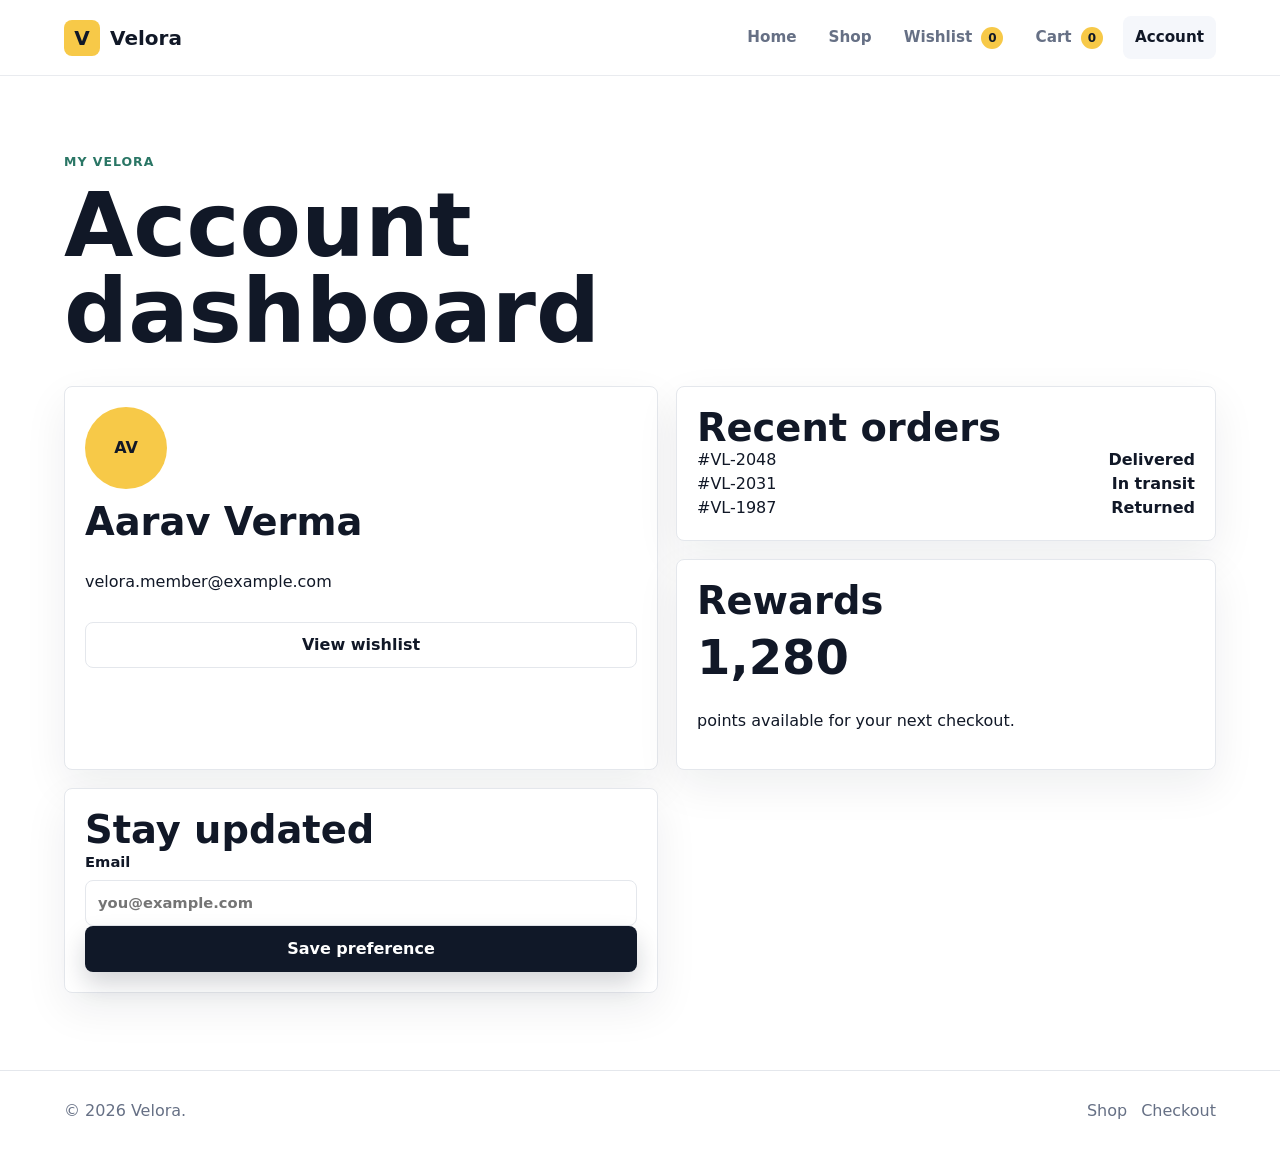
<file: account.html>
<!doctype html>
<html lang="en">
<head>
  <meta charset="utf-8">
  <meta name="viewport" content="width=device-width, initial-scale=1">
  <title>Account | Velora</title>
  <meta name="description" content="Customer account page with profile, orders, and rewards.">
  <link rel="icon" href="assets/favicon.svg" type="image/svg+xml">
  <link rel="stylesheet" href="assets/styles.css">
</head>
<body data-page="account">
  <header class="site-header">
    <a class="brand" href="index.html"><span>V</span>Velora</a>
    <button class="nav-toggle" type="button" aria-label="Open menu" aria-expanded="false">☰</button>
    <nav class="main-nav" aria-label="Primary navigation">
      <a href="index.html">Home</a>
      <a href="shop.html">Shop</a>
      <a href="wishlist.html">Wishlist <strong data-wishlist-count>0</strong></a>
      <a href="cart.html">Cart <strong data-cart-count>0</strong></a>
      <a href="account.html">Account</a>
    </nav>
  </header>
  <main class="page-shell">
    <section class="page-hero">
      <p class="eyebrow">My Velora</p>
      <h1>Account dashboard</h1>
    </section>
    <section class="account-grid">
      <div class="account-card profile-card">
        <div class="avatar">AV</div>
        <h2>Aarav Verma</h2>
        <p>velora.member@example.com</p>
        <a class="btn ghost full" href="wishlist.html">View wishlist</a>
      </div>
      <div class="account-card">
        <h2>Recent orders</h2>
        <div class="order-row"><span>#VL-2048</span><strong>Delivered</strong></div>
        <div class="order-row"><span>#VL-2031</span><strong>In transit</strong></div>
        <div class="order-row"><span>#VL-1987</span><strong>Returned</strong></div>
      </div>
      <div class="account-card">
        <h2>Rewards</h2>
        <p class="reward-number">1,280</p>
        <p>points available for your next checkout.</p>
      </div>
      <form class="account-card newsletter-form">
        <h2>Stay updated</h2>
        <label>Email<input type="email" placeholder="you@example.com"></label>
        <button class="btn primary full" type="submit">Save preference</button>
      </form>
    </section>
  </main>
  <footer class="site-footer">
    <p>© 2026 Velora.</p>
    <div><a href="shop.html">Shop</a><a href="checkout.html">Checkout</a></div>
  </footer>
  <script src="assets/app.js"></script>
</body>
</html>
</file>
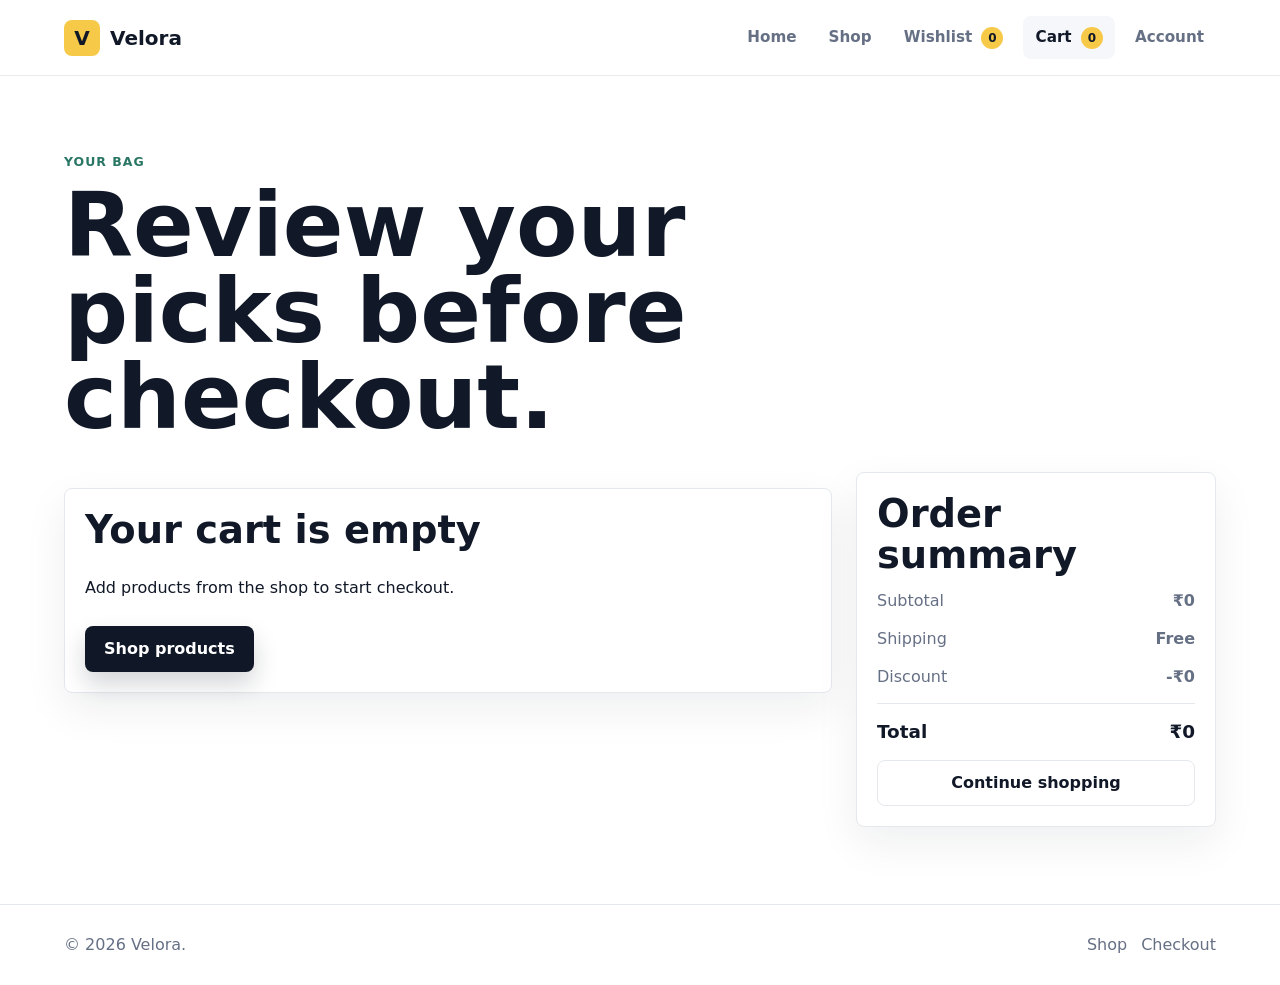
<file: cart.html>
<!doctype html>
<html lang="en">
<head>
  <meta charset="utf-8">
  <meta name="viewport" content="width=device-width, initial-scale=1">
  <title>Cart | Velora</title>
  <meta name="description" content="Shopping cart with quantity controls and order summary.">
  <link rel="icon" href="assets/favicon.svg" type="image/svg+xml">
  <link rel="stylesheet" href="assets/styles.css">
</head>
<body data-page="cart">
  <header class="site-header">
    <a class="brand" href="index.html"><span>V</span>Velora</a>
    <button class="nav-toggle" type="button" aria-label="Open menu" aria-expanded="false">☰</button>
    <nav class="main-nav" aria-label="Primary navigation">
      <a href="index.html">Home</a>
      <a href="shop.html">Shop</a>
      <a href="wishlist.html">Wishlist <strong data-wishlist-count>0</strong></a>
      <a href="cart.html">Cart <strong data-cart-count>0</strong></a>
      <a href="account.html">Account</a>
    </nav>
  </header>
  <main class="page-shell">
    <section class="page-hero">
      <p class="eyebrow">Your bag</p>
      <h1>Review your picks before checkout.</h1>
    </section>
    <section class="cart-layout">
      <div class="stack" data-cart-items></div>
      <aside class="summary-card" data-cart-summary></aside>
    </section>
  </main>
  <footer class="site-footer">
    <p>© 2026 Velora.</p>
    <div><a href="shop.html">Shop</a><a href="checkout.html">Checkout</a></div>
  </footer>
  <script src="assets/app.js"></script>
</body>
</html>
</file>
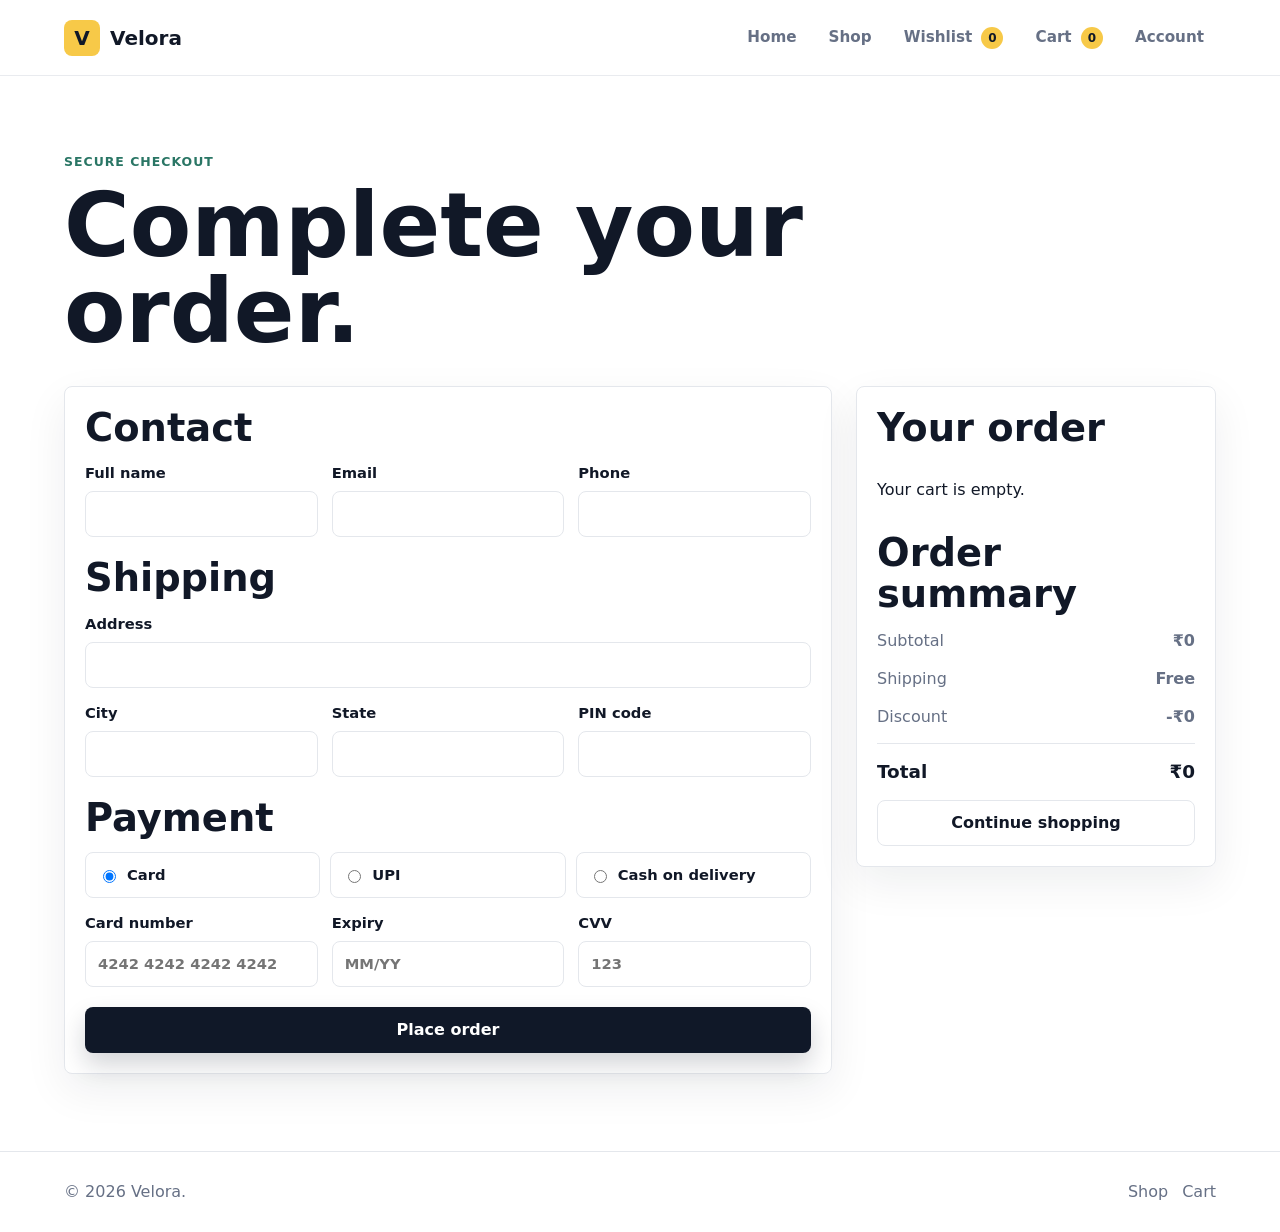
<file: checkout.html>
<!doctype html>
<html lang="en">
<head>
  <meta charset="utf-8">
  <meta name="viewport" content="width=device-width, initial-scale=1">
  <title>Checkout | Velora</title>
  <meta name="description" content="Responsive ecommerce checkout page with customer, shipping, and payment forms.">
  <link rel="icon" href="assets/favicon.svg" type="image/svg+xml">
  <link rel="stylesheet" href="assets/styles.css">
</head>
<body data-page="checkout">
  <header class="site-header">
    <a class="brand" href="index.html"><span>V</span>Velora</a>
    <button class="nav-toggle" type="button" aria-label="Open menu" aria-expanded="false">☰</button>
    <nav class="main-nav" aria-label="Primary navigation">
      <a href="index.html">Home</a>
      <a href="shop.html">Shop</a>
      <a href="wishlist.html">Wishlist <strong data-wishlist-count>0</strong></a>
      <a href="cart.html">Cart <strong data-cart-count>0</strong></a>
      <a href="account.html">Account</a>
    </nav>
  </header>
  <main class="page-shell">
    <section class="page-hero">
      <p class="eyebrow">Secure checkout</p>
      <h1>Complete your order.</h1>
    </section>
    <section class="checkout-layout">
      <form class="checkout-form" data-checkout-form>
        <div class="form-section">
          <h2>Contact</h2>
          <div class="field-grid">
            <label>Full name<input required name="name" autocomplete="name"></label>
            <label>Email<input required type="email" name="email" autocomplete="email"></label>
            <label>Phone<input required name="phone" autocomplete="tel"></label>
          </div>
        </div>
        <div class="form-section">
          <h2>Shipping</h2>
          <label>Address<input required name="address" autocomplete="street-address"></label>
          <div class="field-grid">
            <label>City<input required name="city" autocomplete="address-level2"></label>
            <label>State<input required name="state" autocomplete="address-level1"></label>
            <label>PIN code<input required name="zip" inputmode="numeric" autocomplete="postal-code"></label>
          </div>
        </div>
        <div class="form-section">
          <h2>Payment</h2>
          <div class="payment-options">
            <label><input type="radio" name="payment" value="Card" checked> Card</label>
            <label><input type="radio" name="payment" value="UPI"> UPI</label>
            <label><input type="radio" name="payment" value="Cash on delivery"> Cash on delivery</label>
          </div>
          <div class="field-grid">
            <label>Card number<input name="card" inputmode="numeric" placeholder="4242 4242 4242 4242"></label>
            <label>Expiry<input name="expiry" placeholder="MM/YY"></label>
            <label>CVV<input name="cvv" inputmode="numeric" placeholder="123"></label>
          </div>
        </div>
        <button class="btn primary full" type="submit">Place order</button>
      </form>
      <aside class="summary-card" data-checkout-summary></aside>
    </section>
  </main>
  <footer class="site-footer">
    <p>© 2026 Velora.</p>
    <div><a href="shop.html">Shop</a><a href="cart.html">Cart</a></div>
  </footer>
  <script src="assets/app.js"></script>
</body>
</html>
</file>
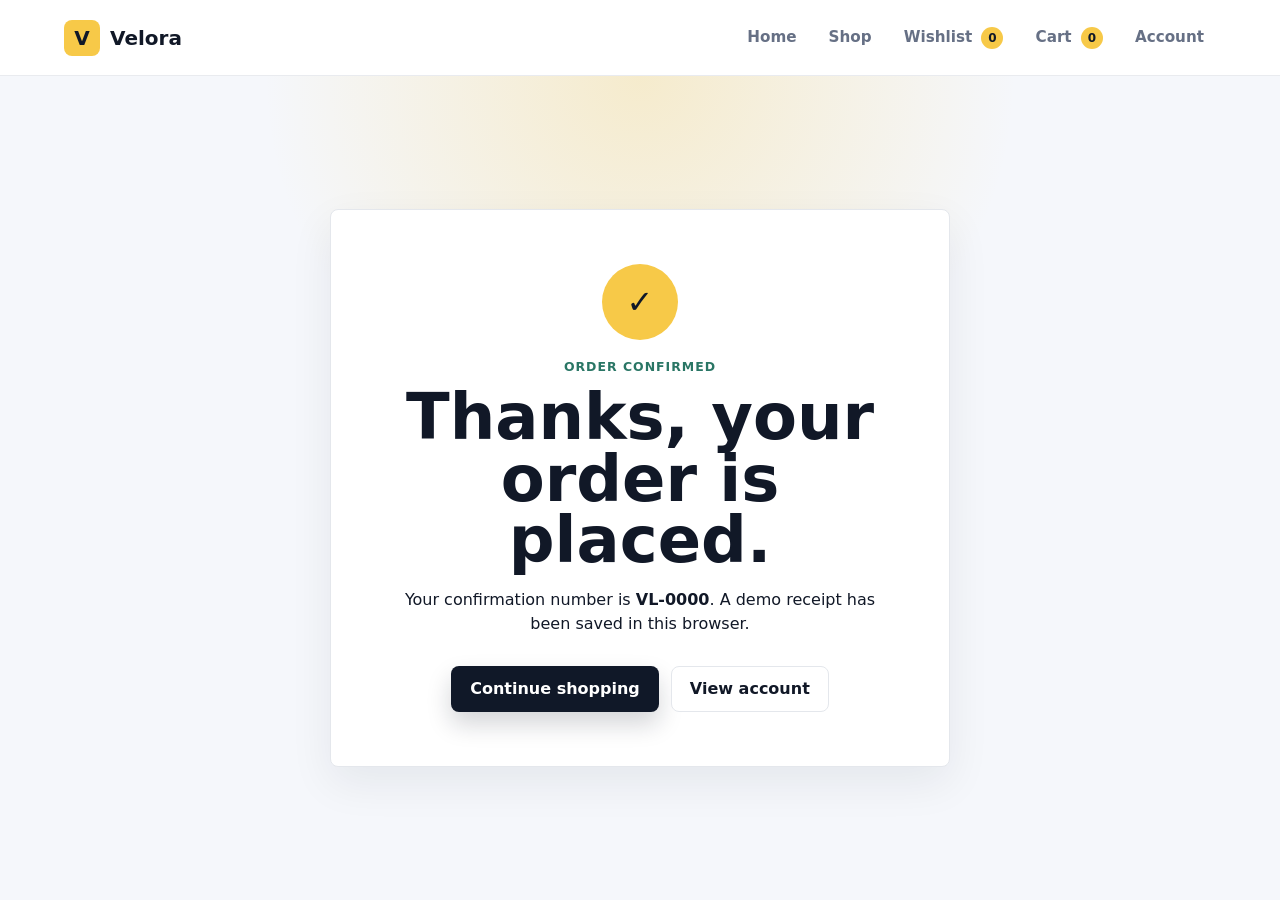
<file: order-success.html>
<!doctype html>
<html lang="en">
<head>
  <meta charset="utf-8">
  <meta name="viewport" content="width=device-width, initial-scale=1">
  <title>Order Placed | Velora</title>
  <meta name="description" content="Order confirmation page for Velora.">
  <link rel="icon" href="assets/favicon.svg" type="image/svg+xml">
  <link rel="stylesheet" href="assets/styles.css">
</head>
<body data-page="success">
  <header class="site-header">
    <a class="brand" href="index.html"><span>V</span>Velora</a>
    <button class="nav-toggle" type="button" aria-label="Open menu" aria-expanded="false">☰</button>
    <nav class="main-nav" aria-label="Primary navigation">
      <a href="index.html">Home</a>
      <a href="shop.html">Shop</a>
      <a href="wishlist.html">Wishlist <strong data-wishlist-count>0</strong></a>
      <a href="cart.html">Cart <strong data-cart-count>0</strong></a>
      <a href="account.html">Account</a>
    </nav>
  </header>
  <main class="success-page">
    <section class="success-card">
      <div class="success-icon">✓</div>
      <p class="eyebrow">Order confirmed</p>
      <h1>Thanks, your order is placed.</h1>
      <p>Your confirmation number is <strong data-order-id>VL-0000</strong>. A demo receipt has been saved in this browser.</p>
      <div class="hero-actions centered">
        <a class="btn primary" href="shop.html">Continue shopping</a>
        <a class="btn ghost" href="account.html">View account</a>
      </div>
    </section>
  </main>
  <script src="assets/app.js"></script>
</body>
</html>
</file>
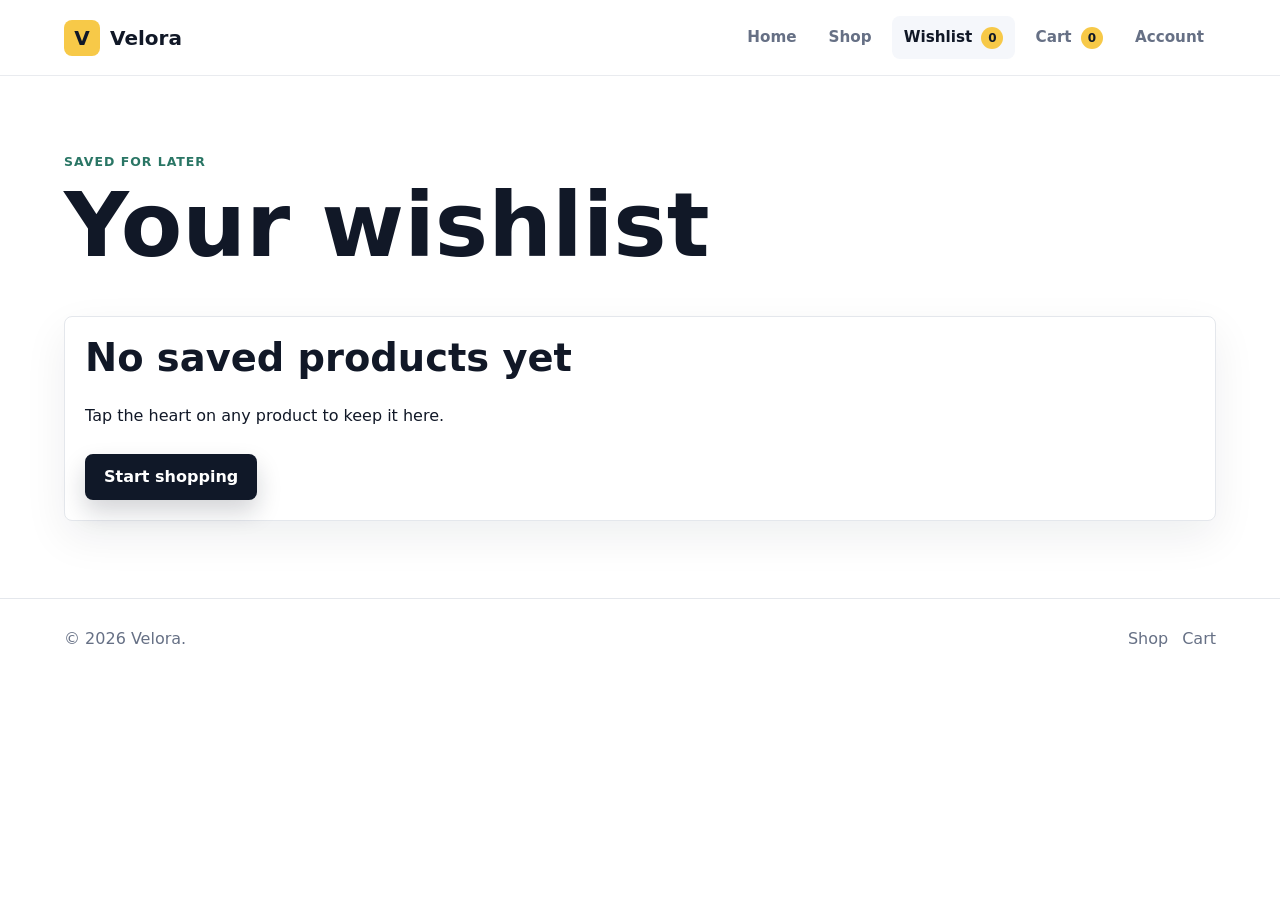
<file: wishlist.html>
<!doctype html>
<html lang="en">
<head>
  <meta charset="utf-8">
  <meta name="viewport" content="width=device-width, initial-scale=1">
  <title>Wishlist | Velora</title>
  <meta name="description" content="Saved wishlist products for a modern ecommerce website.">
  <link rel="icon" href="assets/favicon.svg" type="image/svg+xml">
  <link rel="stylesheet" href="assets/styles.css">
</head>
<body data-page="wishlist">
  <header class="site-header">
    <a class="brand" href="index.html"><span>V</span>Velora</a>
    <button class="nav-toggle" type="button" aria-label="Open menu" aria-expanded="false">☰</button>
    <nav class="main-nav" aria-label="Primary navigation">
      <a href="index.html">Home</a>
      <a href="shop.html">Shop</a>
      <a href="wishlist.html">Wishlist <strong data-wishlist-count>0</strong></a>
      <a href="cart.html">Cart <strong data-cart-count>0</strong></a>
      <a href="account.html">Account</a>
    </nav>
  </header>
  <main class="page-shell">
    <section class="page-hero">
      <p class="eyebrow">Saved for later</p>
      <h1>Your wishlist</h1>
    </section>
    <div class="product-grid" data-wishlist-products></div>
    <div class="empty-state hidden" data-empty-wishlist>
      <h2>No saved products yet</h2>
      <p>Tap the heart on any product to keep it here.</p>
      <a class="btn primary" href="shop.html">Start shopping</a>
    </div>
  </main>
  <footer class="site-footer">
    <p>© 2026 Velora.</p>
    <div><a href="shop.html">Shop</a><a href="cart.html">Cart</a></div>
  </footer>
  <script src="assets/app.js"></script>
</body>
</html>
</file>
<file: assets/styles.css>
:root {
  --ink: #111827;
  --muted: #667085;
  --soft: #f5f7fb;
  --line: #e4e7ec;
  --brand: #101828;
  --accent: #f7c948;
  --accent-2: #35c2a1;
  --danger: #d92d20;
  --card: #ffffff;
  --shadow: 0 22px 55px rgba(16, 24, 40, 0.12);
}

* {
  box-sizing: border-box;
}

html {
  scroll-behavior: smooth;
}

body {
  margin: 0;
  color: var(--ink);
  background: #ffffff;
  font-family: Inter, ui-sans-serif, system-ui, -apple-system, BlinkMacSystemFont, "Segoe UI", sans-serif;
  line-height: 1.5;
}

a {
  color: inherit;
  text-decoration: none;
}

img {
  display: block;
  width: 100%;
}

button,
input,
select {
  font: inherit;
}

.site-header {
  position: sticky;
  top: 0;
  z-index: 20;
  display: flex;
  align-items: center;
  justify-content: space-between;
  gap: 24px;
  min-height: 76px;
  padding: 16px clamp(18px, 5vw, 72px);
  border-bottom: 1px solid rgba(228, 231, 236, 0.82);
  background: rgba(255, 255, 255, 0.88);
  backdrop-filter: blur(18px);
}

.brand {
  display: inline-flex;
  align-items: center;
  gap: 10px;
  font-size: 1.25rem;
  font-weight: 850;
  letter-spacing: 0;
}

.brand span {
  display: grid;
  width: 36px;
  height: 36px;
  place-items: center;
  border-radius: 8px;
  color: var(--brand);
  background: var(--accent);
}

.main-nav {
  display: flex;
  align-items: center;
  gap: 8px;
}

.main-nav a {
  padding: 10px 12px;
  border-radius: 8px;
  color: var(--muted);
  font-size: 0.95rem;
  font-weight: 700;
}

.main-nav a:hover,
.main-nav a.active {
  color: var(--ink);
  background: var(--soft);
}

.main-nav strong {
  display: inline-grid;
  min-width: 22px;
  height: 22px;
  margin-left: 4px;
  place-items: center;
  border-radius: 999px;
  color: var(--brand);
  background: var(--accent);
  font-size: 0.75rem;
}

.nav-toggle {
  display: none;
  width: 42px;
  height: 42px;
  border: 1px solid var(--line);
  border-radius: 8px;
  background: #ffffff;
  cursor: pointer;
}

.hero {
  display: grid;
  grid-template-columns: minmax(0, 1.08fr) minmax(300px, 0.92fr);
  gap: clamp(24px, 5vw, 72px);
  align-items: center;
  min-height: calc(100vh - 76px);
  padding: clamp(34px, 7vw, 96px) clamp(18px, 5vw, 72px);
  background:
    radial-gradient(circle at 88% 12%, rgba(247, 201, 72, 0.26), transparent 34%),
    linear-gradient(135deg, #ffffff 0%, #f2f7f6 100%);
}

.hero-copy {
  max-width: 690px;
}

.eyebrow {
  margin: 0 0 10px;
  color: #2a7665;
  font-size: 0.78rem;
  font-weight: 850;
  letter-spacing: 0.08em;
  text-transform: uppercase;
}

h1,
h2,
h3,
p {
  overflow-wrap: anywhere;
}

h1 {
  margin: 0;
  max-width: 820px;
  font-size: clamp(2.4rem, 7vw, 5.8rem);
  line-height: 0.96;
  letter-spacing: 0;
}

h2 {
  margin: 0;
  font-size: clamp(1.55rem, 3vw, 2.4rem);
  line-height: 1.08;
}

h3 {
  margin: 0;
  font-size: 1.05rem;
}

.hero-copy > p:not(.eyebrow),
.page-hero p:not(.eyebrow) {
  max-width: 620px;
  margin: 22px 0 0;
  color: var(--muted);
  font-size: 1.08rem;
}

.hero-actions {
  display: flex;
  flex-wrap: wrap;
  gap: 12px;
  margin-top: 30px;
}

.hero-actions.centered {
  justify-content: center;
}

.btn {
  display: inline-flex;
  align-items: center;
  justify-content: center;
  min-height: 46px;
  padding: 0 18px;
  border: 1px solid transparent;
  border-radius: 8px;
  font-weight: 850;
  cursor: pointer;
  transition: transform 160ms ease, box-shadow 160ms ease, background 160ms ease;
}

.btn:hover {
  transform: translateY(-1px);
}

.btn.primary {
  color: #ffffff;
  background: var(--brand);
  box-shadow: 0 12px 24px rgba(16, 24, 40, 0.18);
}

.btn.dark {
  color: var(--brand);
  background: var(--accent);
}

.btn.ghost {
  border-color: var(--line);
  background: #ffffff;
}

.btn.full {
  width: 100%;
}

.btn.danger {
  color: #ffffff;
  background: var(--danger);
}

.hero-card {
  position: relative;
  overflow: hidden;
  border-radius: 8px;
  background: var(--brand);
  box-shadow: var(--shadow);
}

.hero-card img {
  height: min(70vh, 620px);
  object-fit: cover;
}

.hero-card div {
  position: absolute;
  right: 18px;
  bottom: 18px;
  left: 18px;
  display: grid;
  gap: 4px;
  padding: 18px;
  border-radius: 8px;
  color: #ffffff;
  background: rgba(16, 24, 40, 0.82);
}

.hero-card span {
  color: var(--accent);
  font-size: 0.78rem;
  font-weight: 850;
  letter-spacing: 0.08em;
  text-transform: uppercase;
}

.section,
.page-shell {
  padding: clamp(42px, 6vw, 84px) clamp(18px, 5vw, 72px);
}

.section.compact {
  padding-top: 48px;
}

.section-heading {
  margin-bottom: 24px;
}

.section-heading.row,
.toolbar {
  display: flex;
  align-items: end;
  justify-content: space-between;
  gap: 18px;
}

.text-link {
  color: #256a5a;
  font-weight: 850;
}

.category-grid {
  display: grid;
  grid-template-columns: repeat(4, minmax(0, 1fr));
  gap: 14px;
}

.category-tile {
  position: relative;
  min-height: 180px;
  overflow: hidden;
  border-radius: 8px;
  background: var(--soft);
  isolation: isolate;
}

.category-tile::before {
  position: absolute;
  inset: 0;
  content: "";
  background-size: cover;
  background-position: center;
  transition: transform 300ms ease;
  z-index: -1;
}

.category-tile:hover::before {
  transform: scale(1.05);
}

.category-tile span {
  position: absolute;
  right: 14px;
  bottom: 14px;
  left: 14px;
  padding: 12px 14px;
  border-radius: 8px;
  color: #ffffff;
  background: rgba(16, 24, 40, 0.78);
  font-size: 1.05rem;
  font-weight: 850;
}

.category-tile.fashion::before {
  background-image: url("https://images.unsplash.com/photo-1496747611176-843222e1e57c?auto=format&fit=crop&w=700&q=80");
}

.category-tile.tech::before {
  background-image: url("https://images.unsplash.com/photo-1516321318423-f06f85e504b3?auto=format&fit=crop&w=700&q=80");
}

.category-tile.beauty::before {
  background-image: url("https://images.unsplash.com/photo-1522335789203-aabd1fc54bc9?auto=format&fit=crop&w=700&q=80");
}

.category-tile.home::before {
  background-image: url("https://images.unsplash.com/photo-1519710164239-da123dc03ef4?auto=format&fit=crop&w=700&q=80");
}

.product-grid {
  display: grid;
  grid-template-columns: repeat(4, minmax(0, 1fr));
  gap: 18px;
}

.product-card {
  position: relative;
  overflow: hidden;
  border: 1px solid var(--line);
  border-radius: 8px;
  background: var(--card);
  transition: transform 170ms ease, box-shadow 170ms ease;
}

.product-card:hover {
  transform: translateY(-3px);
  box-shadow: var(--shadow);
}

.product-media {
  position: relative;
  display: block;
  aspect-ratio: 1 / 1;
  overflow: hidden;
  background: var(--soft);
}

.product-media img {
  height: 100%;
  object-fit: cover;
  transition: transform 260ms ease;
}

.product-card:hover .product-media img {
  transform: scale(1.05);
}

.pill,
.heart-btn {
  position: absolute;
  top: 12px;
  border-radius: 999px;
}

.pill {
  left: 12px;
  padding: 7px 10px;
  color: var(--brand);
  background: var(--accent);
  font-size: 0.73rem;
  font-weight: 850;
}

.heart-btn {
  right: 12px;
  display: grid;
  width: 40px;
  height: 40px;
  place-items: center;
  border: 0;
  color: var(--ink);
  background: rgba(255, 255, 255, 0.9);
  cursor: pointer;
}

.heart-btn.active {
  color: #ffffff;
  background: var(--danger);
}

.product-info {
  display: grid;
  gap: 12px;
  padding: 16px;
}

.product-meta,
.price-row,
.cart-row,
.order-row {
  display: flex;
  align-items: center;
  justify-content: space-between;
  gap: 12px;
}

.product-meta {
  color: var(--muted);
  font-size: 0.9rem;
}

.price {
  font-size: 1.1rem;
  font-weight: 900;
}

.old-price {
  color: var(--muted);
  font-size: 0.9rem;
  text-decoration: line-through;
}

.promo-band {
  display: flex;
  align-items: center;
  justify-content: space-between;
  gap: 24px;
  margin: 22px clamp(18px, 5vw, 72px) 72px;
  padding: clamp(24px, 5vw, 44px);
  border-radius: 8px;
  background: var(--brand);
  color: #ffffff;
}

.promo-band .eyebrow {
  color: var(--accent);
}

.page-hero {
  margin-bottom: 32px;
}

.shop-hero {
  padding: 34px;
  border-radius: 8px;
  background:
    linear-gradient(120deg, rgba(16, 24, 40, 0.88), rgba(16, 24, 40, 0.42)),
    url("https://images.unsplash.com/photo-1483985988355-763728e1935b?auto=format&fit=crop&w=1600&q=80") center / cover;
  color: #ffffff;
}

.shop-hero .eyebrow,
.shop-hero p {
  color: var(--accent);
}

.shop-layout,
.cart-layout,
.checkout-layout {
  display: grid;
  grid-template-columns: 280px minmax(0, 1fr);
  gap: 24px;
  align-items: start;
}

.cart-layout,
.checkout-layout {
  grid-template-columns: minmax(0, 1fr) 360px;
}

.filters,
.summary-card,
.account-card,
.checkout-form,
.empty-state,
.success-card {
  border: 1px solid var(--line);
  border-radius: 8px;
  background: #ffffff;
  box-shadow: 0 16px 44px rgba(16, 24, 40, 0.07);
}

.filters,
.summary-card,
.account-card,
.checkout-form,
.empty-state {
  padding: 20px;
}

.filters {
  position: sticky;
  top: 96px;
  display: grid;
  gap: 16px;
}

label {
  display: grid;
  gap: 7px;
  color: var(--ink);
  font-size: 0.92rem;
  font-weight: 800;
}

input,
select {
  width: 100%;
  min-height: 46px;
  border: 1px solid var(--line);
  border-radius: 8px;
  padding: 0 12px;
  color: var(--ink);
  background: #ffffff;
}

input:focus,
select:focus {
  border-color: var(--accent-2);
  outline: 3px solid rgba(53, 194, 161, 0.18);
}

.toolbar {
  margin-bottom: 18px;
  color: var(--muted);
}

.toolbar p {
  margin: 0;
}

.stack {
  display: grid;
  gap: 14px;
}

.cart-item {
  display: grid;
  grid-template-columns: 110px minmax(0, 1fr) auto;
  gap: 16px;
  align-items: center;
  padding: 14px;
  border: 1px solid var(--line);
  border-radius: 8px;
  background: #ffffff;
}

.cart-item img {
  aspect-ratio: 1;
  border-radius: 8px;
  object-fit: cover;
}

.cart-actions {
  display: grid;
  gap: 10px;
  justify-items: end;
}

.qty-control {
  display: inline-flex;
  align-items: center;
  overflow: hidden;
  border: 1px solid var(--line);
  border-radius: 8px;
}

.qty-control button {
  width: 38px;
  height: 38px;
  border: 0;
  background: var(--soft);
  cursor: pointer;
}

.qty-control span {
  min-width: 38px;
  text-align: center;
  font-weight: 850;
}

.summary-card {
  position: sticky;
  top: 96px;
  display: grid;
  gap: 14px;
}

.summary-line {
  display: flex;
  justify-content: space-between;
  gap: 16px;
  color: var(--muted);
}

.summary-line.total {
  padding-top: 14px;
  border-top: 1px solid var(--line);
  color: var(--ink);
  font-size: 1.15rem;
  font-weight: 900;
}

.product-detail {
  display: grid;
  grid-template-columns: minmax(300px, 0.92fr) minmax(0, 1.08fr);
  gap: clamp(24px, 5vw, 58px);
  align-items: start;
}

.detail-media img {
  aspect-ratio: 1 / 1;
  border-radius: 8px;
  object-fit: cover;
}

.detail-panel {
  display: grid;
  gap: 18px;
}

.rating {
  color: #9a6400;
  font-weight: 850;
}

.swatches {
  display: flex;
  gap: 8px;
}

.swatch {
  width: 34px;
  height: 34px;
  border: 2px solid #ffffff;
  border-radius: 999px;
  box-shadow: 0 0 0 1px var(--line);
}

.field-grid {
  display: grid;
  grid-template-columns: repeat(3, minmax(0, 1fr));
  gap: 14px;
}

.checkout-form {
  display: grid;
  gap: 20px;
}

.form-section {
  display: grid;
  gap: 14px;
}

.payment-options {
  display: grid;
  grid-template-columns: repeat(3, minmax(0, 1fr));
  gap: 10px;
}

.payment-options label {
  display: flex;
  align-items: center;
  gap: 8px;
  min-height: 46px;
  padding: 0 12px;
  border: 1px solid var(--line);
  border-radius: 8px;
}

.payment-options input {
  width: auto;
  min-height: auto;
}

.account-grid {
  display: grid;
  grid-template-columns: 1.1fr 1fr;
  gap: 18px;
}

.profile-card {
  grid-row: span 2;
  display: grid;
  align-content: start;
  gap: 12px;
}

.avatar {
  display: grid;
  width: 82px;
  height: 82px;
  place-items: center;
  border-radius: 999px;
  background: var(--accent);
  font-weight: 900;
}

.reward-number {
  margin: 0;
  font-size: 3rem;
  font-weight: 900;
}

.success-page {
  display: grid;
  min-height: calc(100vh - 76px);
  place-items: center;
  padding: 24px;
  background:
    radial-gradient(circle at top, rgba(247, 201, 72, 0.26), transparent 36%),
    var(--soft);
}

.success-card {
  width: min(620px, 100%);
  padding: clamp(28px, 6vw, 54px);
  text-align: center;
}

.success-card h1 {
  font-size: clamp(2rem, 6vw, 4rem);
}

.success-icon {
  display: grid;
  width: 76px;
  height: 76px;
  margin: 0 auto 18px;
  place-items: center;
  border-radius: 999px;
  color: var(--brand);
  background: var(--accent);
  font-size: 2rem;
  font-weight: 900;
}

.site-footer {
  display: flex;
  justify-content: space-between;
  gap: 18px;
  padding: 28px clamp(18px, 5vw, 72px);
  border-top: 1px solid var(--line);
  color: var(--muted);
}

.site-footer p {
  margin: 0;
}

.site-footer div {
  display: flex;
  flex-wrap: wrap;
  gap: 14px;
}

.empty-state {
  display: grid;
  justify-items: start;
  gap: 10px;
  margin-top: 16px;
}

.hidden {
  display: none !important;
}

.toast {
  position: fixed;
  right: 18px;
  bottom: 18px;
  z-index: 50;
  max-width: min(360px, calc(100vw - 36px));
  padding: 14px 16px;
  border-radius: 8px;
  color: #ffffff;
  background: var(--brand);
  box-shadow: var(--shadow);
  transform: translateY(18px);
  opacity: 0;
  transition: opacity 180ms ease, transform 180ms ease;
}

.toast.show {
  transform: translateY(0);
  opacity: 1;
}

@media (max-width: 1080px) {
  .product-grid {
    grid-template-columns: repeat(3, minmax(0, 1fr));
  }

  .category-grid {
    grid-template-columns: repeat(2, minmax(0, 1fr));
  }
}

@media (max-width: 860px) {
  .site-header {
    align-items: flex-start;
  }

  .nav-toggle {
    display: grid;
    place-items: center;
  }

  .main-nav {
    position: absolute;
    right: 18px;
    left: 18px;
    top: 68px;
    display: none;
    flex-direction: column;
    align-items: stretch;
    padding: 12px;
    border: 1px solid var(--line);
    border-radius: 8px;
    background: #ffffff;
    box-shadow: var(--shadow);
  }

  .main-nav.open {
    display: flex;
  }

  .hero,
  .product-detail,
  .shop-layout,
  .cart-layout,
  .checkout-layout,
  .account-grid {
    grid-template-columns: 1fr;
  }

  .hero {
    min-height: auto;
  }

  .hero-card img {
    height: 440px;
  }

  .filters,
  .summary-card {
    position: static;
  }

  .product-grid {
    grid-template-columns: repeat(2, minmax(0, 1fr));
  }

  .field-grid,
  .payment-options {
    grid-template-columns: 1fr;
  }

  .promo-band,
  .site-footer,
  .section-heading.row,
  .toolbar {
    align-items: stretch;
    flex-direction: column;
  }
}

@media (max-width: 560px) {
  h1 {
    font-size: clamp(2.15rem, 13vw, 3.35rem);
  }

  .hero,
  .section,
  .page-shell {
    padding-right: 16px;
    padding-left: 16px;
  }

  .product-grid,
  .category-grid {
    grid-template-columns: 1fr;
  }

  .cart-item {
    grid-template-columns: 84px minmax(0, 1fr);
  }

  .cart-item > .cart-actions {
    grid-column: 1 / -1;
  }

  .hero-card img {
    height: 340px;
  }
}
</file>
